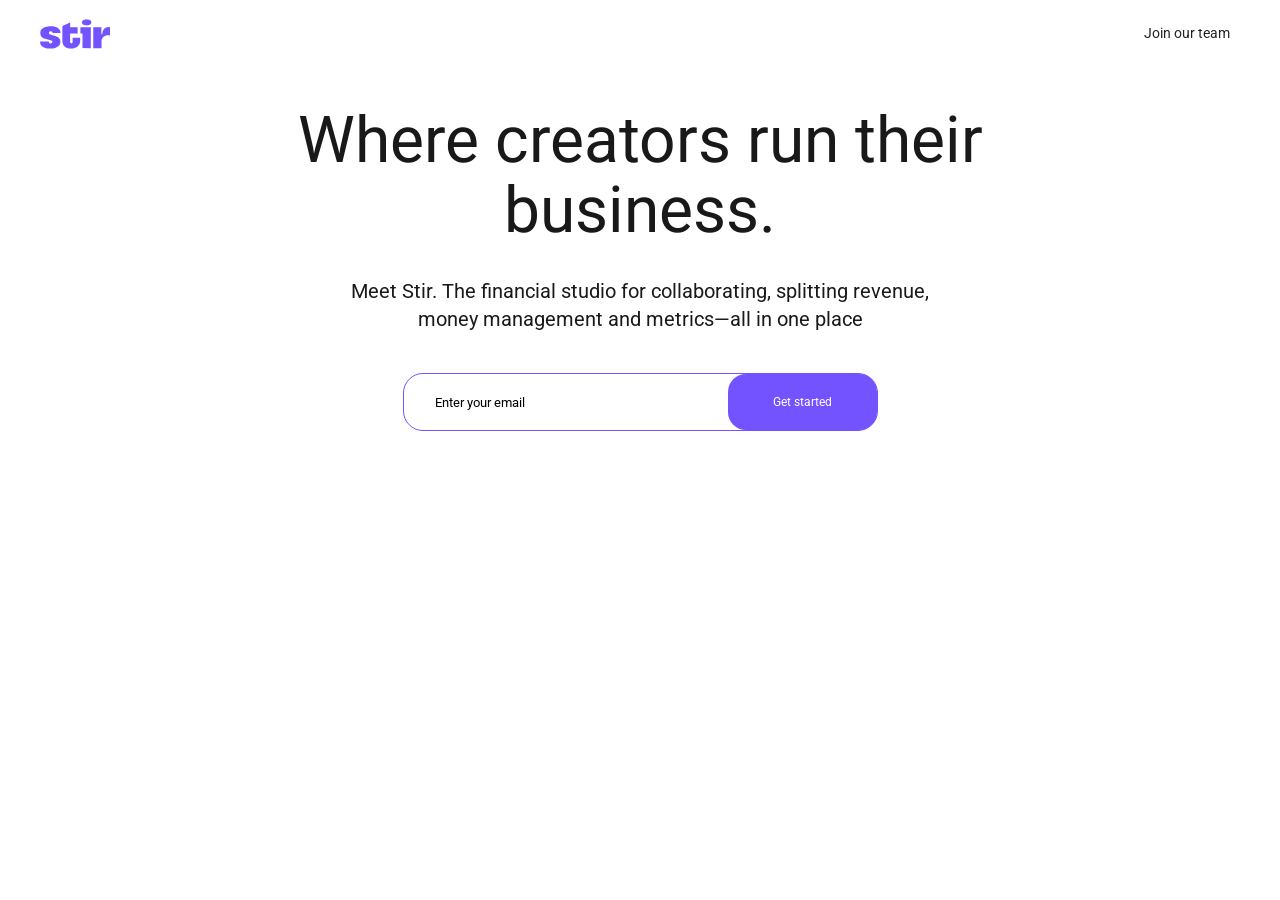
<file: indx.html>
<!doctype html>
<html lang="en">
  <head>
    <meta charset="UTF-8" />
    <meta name="viewport" content="width=device-width, initial-scale=1.0" />
    <title>Stir</title>
    <link rel="icon" href="./src/imges/icon.svg" type="image/svg+xml" />
    <link rel="preconnect" href="https://fonts.googleapis.com" />
    <link rel="preconnect" href="https://fonts.gstatic.com" crossorigin />
    <link
      href="https://fonts.googleapis.com/css2?family=Roboto:wdth,wght@75..100,100..900&display=swap"
      rel="stylesheet"
    />
    <link rel="stylesheet" href="./src/css/index.css" />
  </head>
  <body>
    <!-- ======================================== header ======================================================= -->
    <header class="header">
      <div class="wrapper header-wrapper">
        <a class="logo" href="#"
          ><img src="./src/imges/logo.svg" alt="Stir logo"
        /></a>
        <button class="header-action">Join our team</button>
      </div>
    </header>
    <main>
      <!-- ======================================== hero ======================================================== -->
      <section class="hero">
        <div class="wrapper hero-wrapper">
          <h1 class="hero-title">Where creators run their business.</h1>
          <p class="hero-text">
            Meet Stir. The financial studio for collaborating, splitting
            revenue, money management and metrics—all in one place
          </p>
          <form class="contact-form">
            <input
              class="contact-form-email"
              type="email"
              placeholder="Enter your email"
            />
            <button class="contact-form-buttom">Get started</button>
          </form>
        </div>
      </section>
    </main>
  </body>
</html>
</file>
<file: src/css/index.css>
@import "./reset.css";
@import "./global.css";
/* компоненти стилів */
@import "./componets/badge.css";
@import "./componets/example.css";
@import "./componets/gallery.css";
/* секції */
@import "./header.css";
@import "./hero.css";
@import "./creators.css";
@import "./goal.css";
@import "./splits.css";
@import "./collectives.css";
@import "./security.css";
@import "./business.css";
@import "./drops.css";
</file>
